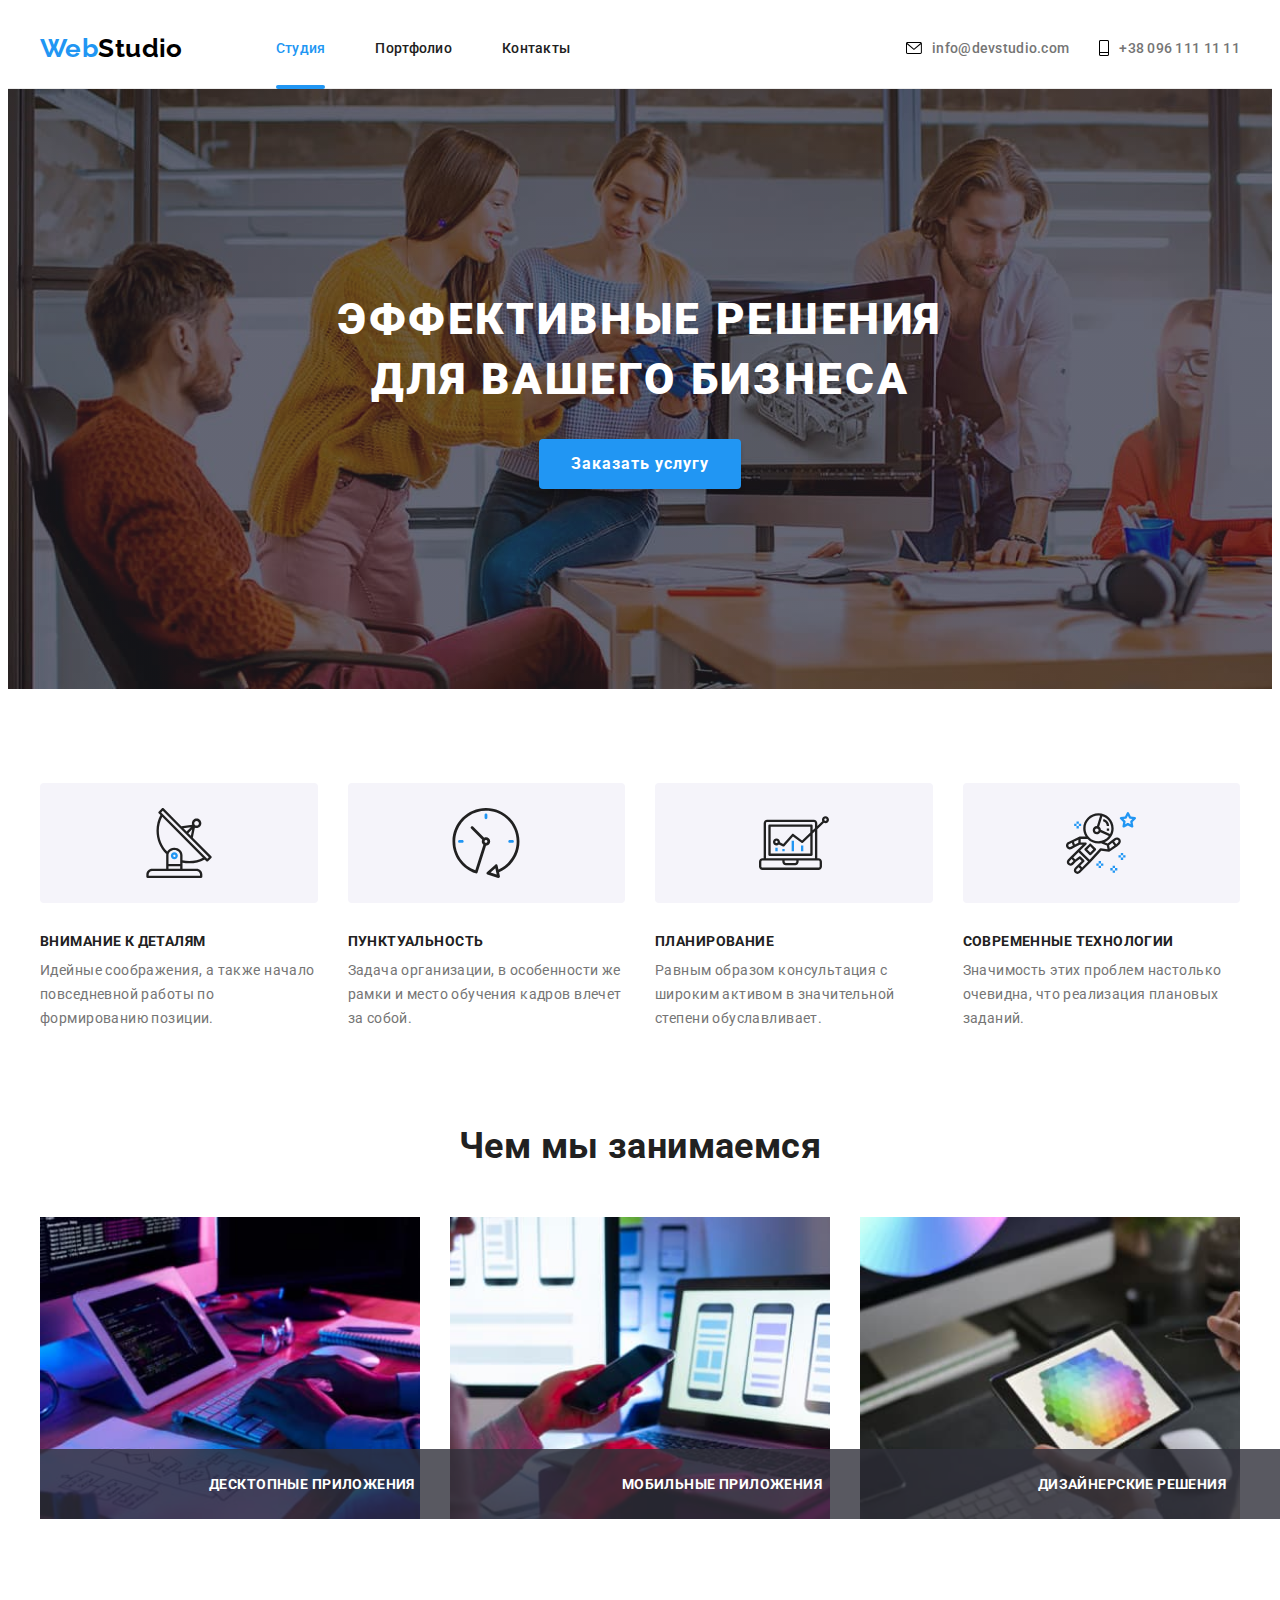
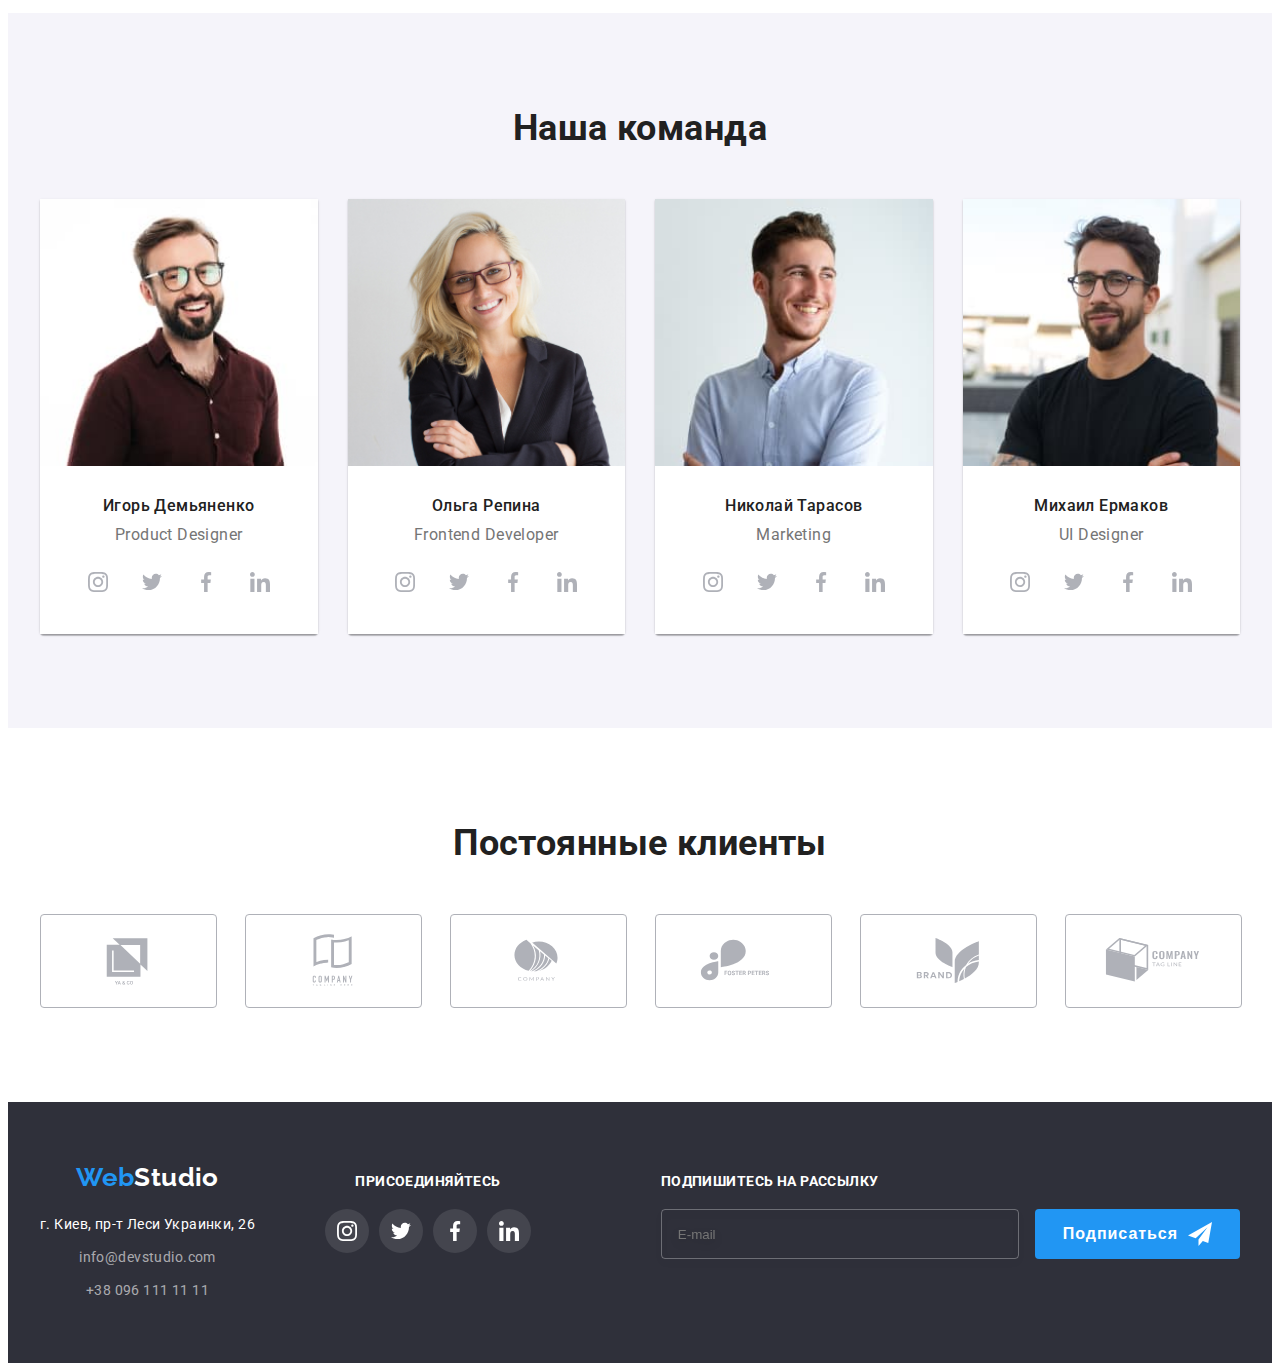
<file: index.html>
<!DOCTYPE html>
<html lang="ru">
  <head>
    <meta charset="UTF-8" />
    <meta http-equiv="X-UA-Compatible" content="IE=edge" />
    <meta name="viewport" content="width=device-width, initial-scale=1.0" />
    <title>WebStudio</title>
    <link rel="preconnect" href="https://fonts.googleapis.com" />
    <link rel="preconnect" href="https://fonts.gstatic.com" crossorigin />
    <link href="https://fonts.googleapis.com/css2?family=Roboto:wght@400;500;700;900&display=swap" rel="stylesheet" />
    <link
      rel="stylesheet"
      href="https://cdnjs.cloudflare.com/ajax/libs/modern-normalize/1.1.0/modern-normalize.min.css"
      integrity="sha512-wpPYUAdjBVSE4KJnH1VR1HeZfpl1ub8YT/NKx4PuQ5NmX2tKuGu6U/JRp5y+Y8XG2tV+wKQpNHVUX03MfMFn9Q=="
      crossorigin="anonymous"
      referrerpolicy="no-referrer"
    />
    <link rel="stylesheet" href="./css/main.min.css" />
  </head>
  <body>
    <header class="header">
      <div class="container header-container">
        <nav class="nav">
          <a href="./index.html" class="logo"> <span class="logo--accent">Web</span>Studio </a>

          <ul class="list menu-list">
            <li class="menu-list__item">
              <a href="" class="link menu-list__link menu-list__link--current">Студия</a>
            </li>
            <li class="menu-list__item"><a href="./portfolio.html" class="link menu-list__link">Портфолио</a></li>
            <li class="menu-list__item"><a href="#footer" class="link menu-list__link">Контакты</a></li>
          </ul>
        </nav>

        <div class="auth">
          <a href="mailto:info@devstudio.com" class="link auth__link">
            <svg class="auth__icon" width="16" height="12">
              <use href="./img/sprite.svg#icon-envelope"></use>
            </svg>
            info@devstudio.com
          </a>
          <a href="tel:+380961111111" class="link auth__link">
            <svg class="auth__icon" width="10" height="18">
              <use href="./img/sprite.svg#icon-tel"></use>
            </svg>
            +38 096 111 11 11</a
          >
        </div>

        <button type="button" class="btn-menu-open" data-menu-open-btn>
          <svg class="btn-menu-open__icon">
            <use href="./img/sprite.svg#icon-menu-open"></use>
          </svg>
        </button>

        <div class="mobile-menu is-hidden" data-menu>
          <button type="button" class="btn-menu-close" data-menu-close-btn>
            <svg class="btn-menu-close__icon">
              <use href="./img/sprite.svg#icon-close-menu"></use>
            </svg>
          </button>
          <ul class="list mobile-menu__list">
            <li class="mobile-menu__item">
              <a href="" class="link mobile-menu__link mobile-menu__link--current">Студия</a>
            </li>
            <li class="mobile-menu__item"><a href="./portfolio.html" class="link mobile-menu__link">Портфолио</a></li>
            <li class="mobile-menu__item"><a href="#footer" class="link mobile-menu__link">Контакты</a></li>
          </ul>

          <div class="mobile-menu__bottom">
            <div class="mobile-auth">
              <a href="tel:+380961111111" class="link mobile-auth__tel">+38 096 111 11 11</a>
              <a href="email:info@devstudio.com" class="link mobile-auth__mail">info@devstudio.com</a>
            </div>

            <ul class="list mobile-socials__list">
              <li class="mobile-socials__item"><a href="" class="link mobile-socials__link">Instagram</a></li>
              <li class="mobile-socials__item"><a href="" class="link mobile-socials__link">Twitter</a></li>
              <li class="mobile-socials__item"><a href="" class="link mobile-socials__link">Facebook</a></li>
              <li class="mobile-socials__item"><a href="" class="link mobile-socials__link">LinkedIn</a></li>
            </ul>
          </div>
        </div>
      </div>
    </header>

    <main>
      <section class="hero">
        <div class="container">
          <div class="hero__content">
            <h1 class="hero__title">Эффективные решения для вашего бизнеса</h1>
            <button type="button" class="btn btn--hero" data-modal-open>Заказать услугу</button>
          </div>
        </div>
      </section>

      <section class="section">
        <div class="container">
          <h2 class="section__title vusually-hidden">Наши преимущества</h2>

          <ul class="list advantages-list">
            <li class="advantages-list__item">
              <div class="advantages-list__image">
                <svg class="advantages-list__icon">
                  <use href="./img/sprite.svg#icon-antenna"></use>
                </svg>
              </div>
              <h3 class="advantages-list__title">Внимание к деталям</h3>
              <p>Идейные соображения, а также начало повседневной работы по формированию позиции.</p>
            </li>
            <li class="advantages-list__item">
              <div class="advantages-list__image">
                <svg class="advantages-list__icon">
                  <use href="./img/sprite.svg#icon-clock"></use>
                </svg>
              </div>
              <h3 class="advantages-list__title">Пунктуальность</h3>
              <p>Задача организации, в особенности же рамки и место обучения кадров влечет за собой.</p>
            </li>
            <li class="advantages-list__item">
              <div class="advantages-list__image">
                <svg class="advantages-list__icon">
                  <use href="./img/sprite.svg#icon-diagram"></use>
                </svg>
              </div>
              <h3 class="advantages-list__title">Планирование</h3>
              <p>Равным образом консультация с широким активом в значительной степени обуславливает.</p>
            </li>
            <li class="advantages-list__item">
              <div class="advantages-list__image">
                <svg class="advantages-list__icon">
                  <use href="./img/sprite.svg#icon-astronaut"></use>
                </svg>
              </div>
              <h3 class="advantages-list__title">Современные технологии</h3>
              <p>Значимость этих проблем настолько очевидна, что реализация плановых заданий.</p>
            </li>
          </ul>
        </div>
      </section>

      <section class="section no-top-padding features">
        <div class="container">
          <h2 class="section__title">Чем мы занимаемся</h2>

          <ul class="list features-list">
            <li class="features-list__item">
              <picture>
                <source srcset="./img/about/img1.jpg 1x, ./img/about/img1@2x.jpg 2x" media="(min-width: 1200px)" />
                <img src="./img/about/img1.jpg" alt="Десктопные приложения" />
              </picture>

              <div class="features-list__info">
                <p>Десктопные приложения</p>
              </div>
            </li>
            <li class="features-list__item">
              <picture>
                <source srcset="./img/about/img2.jpg 1x, ./img/about/img2@2x.jpg 2x" media="(min-width: 1200px)" />
                <img src="./img/about/img2.jpg" alt="Мобильные приложения" />
              </picture>

              <div class="features-list__info">
                <p>Мобильные приложения</p>
              </div>
            </li>
            <li class="features-list__item">
              <picture>
                <source srcset="./img/about/img3.jpg 1x, ./img/about/img3@2x.jpg 2x" media="(min-width: 1200px)" />
                <img src="./img/about/img3.jpg" alt="Дизайнерские решения" />
              </picture>

              <div class="features-list__info">
                <p>Дизайнерские решения</p>
              </div>
            </li>
          </ul>
        </div>
      </section>

      <section class="section team-section">
        <div class="container">
          <h2 class="section__title">Наша команда</h2>

          <ul class="list team-list">
            <li class="team-list__item">
              <picture>
                <source
                  srcset="./img/team/img1-desktop.jpg 1x, ./img/team/img1-desktop@2x.jpg 2x"
                  media="(min-width: 1200px)"
                />
                <source
                  srcset="./img/team/img1-tablet.jpg 1x, ./img/team/img1-tablet@2x.jpg 2x"
                  media="(min-width: 768px)"
                />
                <source
                  srcset="./img/team/img1-phone.jpg 1x, ./img/team/img1-phone@2x.jpg 2x"
                  media="(min-width: 320px)"
                />
                <img src="./img/team/img1-desktop.jpg" alt="Игорь Демьяненко" />
              </picture>
              <div class="team-list__info">
                <h3 class="team-list__title">Игорь Демьяненко</h3>
                <p lang="en" class="team-list__position">Product Designer</p>

                <ul class="list social-list">
                  <li class="social-list__item">
                    <a href="" class="social-list__link">
                      <svg class="social-list__icon">
                        <use href="./img/sprite.svg#icon-instagram"></use>
                      </svg>
                    </a>
                  </li>
                  <li class="social-list__item">
                    <a href="" class="social-list__link">
                      <svg class="social-list__icon">
                        <use href="./img/sprite.svg#icon-twitter"></use>
                      </svg>
                    </a>
                  </li>
                  <li class="social-list__item">
                    <a href="" class="social-list__link">
                      <svg class="social-list__icon">
                        <use href="./img/sprite.svg#icon-facebook"></use>
                      </svg>
                    </a>
                  </li>
                  <li class="social-list__item">
                    <a href="" class="social-list__link">
                      <svg class="social-list__icon">
                        <use href="./img/sprite.svg#icon-linkedin"></use>
                      </svg>
                    </a>
                  </li>
                </ul>
              </div>
            </li>
            <li class="team-list__item">
              <picture>
                <source
                  srcset="./img/team/img2-desktop.jpg 1x, ./img/team/img2-desktop@2x.jpg 2x"
                  media="(min-width: 1200px)"
                />
                <source
                  srcset="./img/team/img2-tablet.jpg 1x, ./img/team/img2-tablet@2x.jpg 2x"
                  media="(min-width: 768px)"
                />
                <source
                  srcset="./img/team/img2-phone.jpg 1x, ./img/team/img2-phone@2x.jpg 2x"
                  media="(min-width: 320px)"
                />
                <img src="./img/team/img2-desktop.jpg" alt="Ольга Репина" />
              </picture>
              <div class="team-list__info">
                <h3 class="team-list__title">Ольга Репина</h3>
                <p lang="en" class="team-list__position">Frontend Developer</p>

                <ul class="list social-list">
                  <li class="social-list__item">
                    <a href="" class="social-list__link">
                      <svg class="social-list__icon">
                        <use href="./img/sprite.svg#icon-instagram"></use>
                      </svg>
                    </a>
                  </li>
                  <li class="social-list__item">
                    <a href="" class="social-list__link">
                      <svg class="social-list__icon">
                        <use href="./img/sprite.svg#icon-twitter"></use>
                      </svg>
                    </a>
                  </li>
                  <li class="social-list__item">
                    <a href="" class="social-list__link">
                      <svg class="social-list__icon">
                        <use href="./img/sprite.svg#icon-facebook"></use>
                      </svg>
                    </a>
                  </li>
                  <li class="social-list__item">
                    <a href="" class="social-list__link">
                      <svg class="social-list__icon">
                        <use href="./img/sprite.svg#icon-linkedin"></use>
                      </svg>
                    </a>
                  </li>
                </ul>
              </div>
            </li>
            <li class="team-list__item">
              <picture>
                <source
                  srcset="./img/team/img3-desktop.jpg 1x, ./img/team/img3-desktop@2x.jpg 2x"
                  media="(min-width: 1200px)"
                />
                <source
                  srcset="./img/team/img3-tablet.jpg 1x, ./img/team/img3-tablet@2x.jpg 2x"
                  media="(min-width: 768px)"
                />
                <source
                  srcset="./img/team/img3-phone.jpg 1x, ./img/team/img3-phone@2x.jpg 2x"
                  media="(min-width: 320px)"
                />
                <img src="./img/team/img3-desktop.jpg" alt="Николай Тарасов" />
              </picture>
              <div class="team-list__info">
                <h3 class="team-list__title">Николай Тарасов</h3>
                <p lang="en" class="team-list__position">Marketing</p>

                <ul class="list social-list">
                  <li class="social-list__item">
                    <a href="" class="social-list__link">
                      <svg class="social-list__icon">
                        <use href="./img/sprite.svg#icon-instagram"></use>
                      </svg>
                    </a>
                  </li>
                  <li class="social-list__item">
                    <a href="" class="social-list__link">
                      <svg class="social-list__icon">
                        <use href="./img/sprite.svg#icon-twitter"></use>
                      </svg>
                    </a>
                  </li>
                  <li class="social-list__item">
                    <a href="" class="social-list__link">
                      <svg class="social-list__icon">
                        <use href="./img/sprite.svg#icon-facebook"></use>
                      </svg>
                    </a>
                  </li>
                  <li class="social-list__item">
                    <a href="" class="social-list__link">
                      <svg class="social-list__icon">
                        <use href="./img/sprite.svg#icon-linkedin"></use>
                      </svg>
                    </a>
                  </li>
                </ul>
              </div>
            </li>
            <li class="team-list__item">
              <picture>
                <source
                  srcset="./img/team/img4-desktop.jpg 1x, ./img/team/img4-desktop@2x.jpg 2x"
                  media="(min-width: 1200px)"
                />
                <source
                  srcset="./img/team/img4-tablet.jpg 1x, ./img/team/img4-tablet@2x.jpg 2x"
                  media="(min-width: 768px)"
                />
                <source
                  srcset="./img/team/img4-phone.jpg 1x, ./img/team/img4-phone@2x.jpg 2x"
                  media="(min-width: 320px)"
                />
                <img src="./img/team/img4-desktop.jpg" alt="Михаил Ермаков" />
              </picture>
              <div class="team-list__info">
                <h3 class="team-list__title">Михаил Ермаков</h3>
                <p lang="en" class="team-list__position">UI Designer</p>

                <ul class="list social-list">
                  <li class="social-list__item">
                    <a href="" class="social-list__link">
                      <svg class="social-list__icon">
                        <use href="./img/sprite.svg#icon-instagram"></use>
                      </svg>
                    </a>
                  </li>
                  <li class="social-list__item">
                    <a href="" class="social-list__link">
                      <svg class="social-list__icon">
                        <use href="./img/sprite.svg#icon-twitter"></use>
                      </svg>
                    </a>
                  </li>
                  <li class="social-list__item">
                    <a href="" class="social-list__link">
                      <svg class="social-list__icon">
                        <use href="./img/sprite.svg#icon-facebook"></use>
                      </svg>
                    </a>
                  </li>
                  <li class="social-list__item">
                    <a href="" class="social-list__link">
                      <svg class="social-list__icon">
                        <use href="./img/sprite.svg#icon-linkedin"></use>
                      </svg>
                    </a>
                  </li>
                </ul>
              </div>
            </li>
          </ul>
        </div>
      </section>

      <section class="section">
        <div class="container">
          <h2 class="section__title">Постоянные клиенты</h2>

          <ul class="list clients-list">
            <li class="clients-list__item">
              <a href="" class="clients-list__link">
                <svg class="clients-list__icon">
                  <use href="./img/sprite.svg#icon-client1"></use>
                </svg>
              </a>
            </li>
            <li class="clients-list__item">
              <a href="" class="clients-list__link">
                <svg class="clients-list__icon">
                  <use href="./img/sprite.svg#icon-client2"></use>
                </svg>
              </a>
            </li>
            <li class="clients-list__item">
              <a href="" class="clients-list__link">
                <svg class="clients-list__icon">
                  <use href="./img/sprite.svg#icon-client3"></use>
                </svg>
              </a>
            </li>
            <li class="clients-list__item">
              <a href="" class="clients-list__link">
                <svg class="clients-list__icon">
                  <use href="./img/sprite.svg#icon-client4"></use>
                </svg>
              </a>
            </li>
            <li class="clients-list__item">
              <a href="" class="clients-list__link">
                <svg class="clients-list__icon">
                  <use href="./img/sprite.svg#icon-client5"></use>
                </svg>
              </a>
            </li>
            <li class="clients-list__item">
              <a href="" class="clients-list__link">
                <svg class="clients-list__icon">
                  <use href="./img/sprite.svg#icon-client6"></use>
                </svg>
              </a>
            </li>
          </ul>
        </div>
      </section>
    </main>

    <footer class="footer" id="footer">
      <div class="container">
        <div class="footer__wrapper">
          <div class="footer__info">
            <a href="./index.html" class="logo"> <span class="logo--accent">Web</span>Studio </a>

            <address class="address">
              <ul class="list address-list">
                <li class="address-list__item">
                  <a
                    href="https://goo.gl/maps/CX2gi69ugpHJVUcX7"
                    target="_blank"
                    rel="noopener noreferrer"
                    class="link address-list__link address-list__link--special"
                    >г. Киев, пр-т Леси Украинки, 26</a
                  >
                </li>
                <li class="address-list__item">
                  <a href="mailto:info@devstudio.com" class="link address-list__link">info@devstudio.com</a>
                </li>
                <li class="address-list__item">
                  <a href="tel:+380961111111" class="link address-list__link">+38 096 111 11 11</a>
                </li>
              </ul>
            </address>
          </div>

          <div class="footer__appeal">
            <p class="appeal-text">присоединяйтесь</p>

            <ul class="list social-list">
              <li class="social-list__item">
                <a href="" class="social-list__link">
                  <svg class="social-list__icon">
                    <use href="./img/sprite.svg#icon-instagram"></use>
                  </svg>
                </a>
              </li>
              <li class="social-list__item">
                <a href="" class="social-list__link">
                  <svg class="social-list__icon">
                    <use href="./img/sprite.svg#icon-twitter"></use>
                  </svg>
                </a>
              </li>
              <li class="social-list__item">
                <a href="" class="social-list__link">
                  <svg class="social-list__icon">
                    <use href="./img/sprite.svg#icon-facebook"></use>
                  </svg>
                </a>
              </li>
              <li class="social-list__item">
                <a href="" class="social-list__link">
                  <svg class="social-list__icon">
                    <use href="./img/sprite.svg#icon-linkedin"></use>
                  </svg>
                </a>
              </li>
            </ul>
          </div>
        </div>

        <div class="footer__signup">
          <p class="appeal-text">Подпишитесь на рассылку</p>

          <form class="footer-form">
            <div class="footer-form__wrapper">
              <input type="email" name="email" placeholder="E-mail" class="footer-form__field" />
              <button type="submit" class="btn footer-form__btn">
                Подписаться <svg class="footer-form__icon"><use href="./img/sprite.svg#icon-telegram"></use></svg>
              </button>
            </div>
          </form>
        </div>
      </div>
    </footer>

    <div class="backdrop is-hidden" data-modal>
      <div class="modal">
        <button type="button" class="btn-close" data-modal-close>
          <svg class="btn-close__icon">
            <use href="./img/sprite.svg#icon-close"></use>
          </svg>
        </button>

        <form class="modal-form">
          <p class="modal-form__appeal">Оставьте свои данные, мы вам перезвоним</p>

          <label class="modal-form__label">
            Имя
            <span class="modal-form__wrapper">
              <input type="text" name="name" class="modal-form__field" />
              <svg class="modal-form__icon"><use href="./img/sprite.svg#icon-person"></use></svg>
            </span>
          </label>
          <label class="modal-form__label">
            Телефон
            <span class="modal-form__wrapper">
              <input type="tel" name="phone" class="modal-form__field" />
              <svg class="modal-form__icon"><use href="./img/sprite.svg#icon-tel-black"></use></svg>
            </span>
          </label>
          <label class="modal-form__label">
            Почта
            <span class="modal-form__wrapper">
              <input type="email" name="email" class="modal-form__field" />
              <svg class="modal-form__icon"><use href="./img/sprite.svg#icon-email-black"></use></svg>
            </span>
          </label>
          <label class="modal-form__label">
            Комментарий
            <textarea name="message" placeholder="Введите текст" class="modal-form__textarea"></textarea>
          </label>

          <input
            type="checkbox"
            id="agreement"
            name="agreement"
            value="accept"
            class="modal-form__checkbox vusually-hidden"
          />
          <label for="agreement" class="modal-form__agreement">
            Соглашаюсь с рассылкой и принимаю <a href="" class="modal-form__link"> Условия договора</a>
          </label>

          <button type="submit" class="btn modal-form__btn">Отправить</button>
        </form>
      </div>
    </div>

    <script src="./js/modal.js"></script>
    <script src="./js/menu.js"></script>
  </body>
</html>
</file>
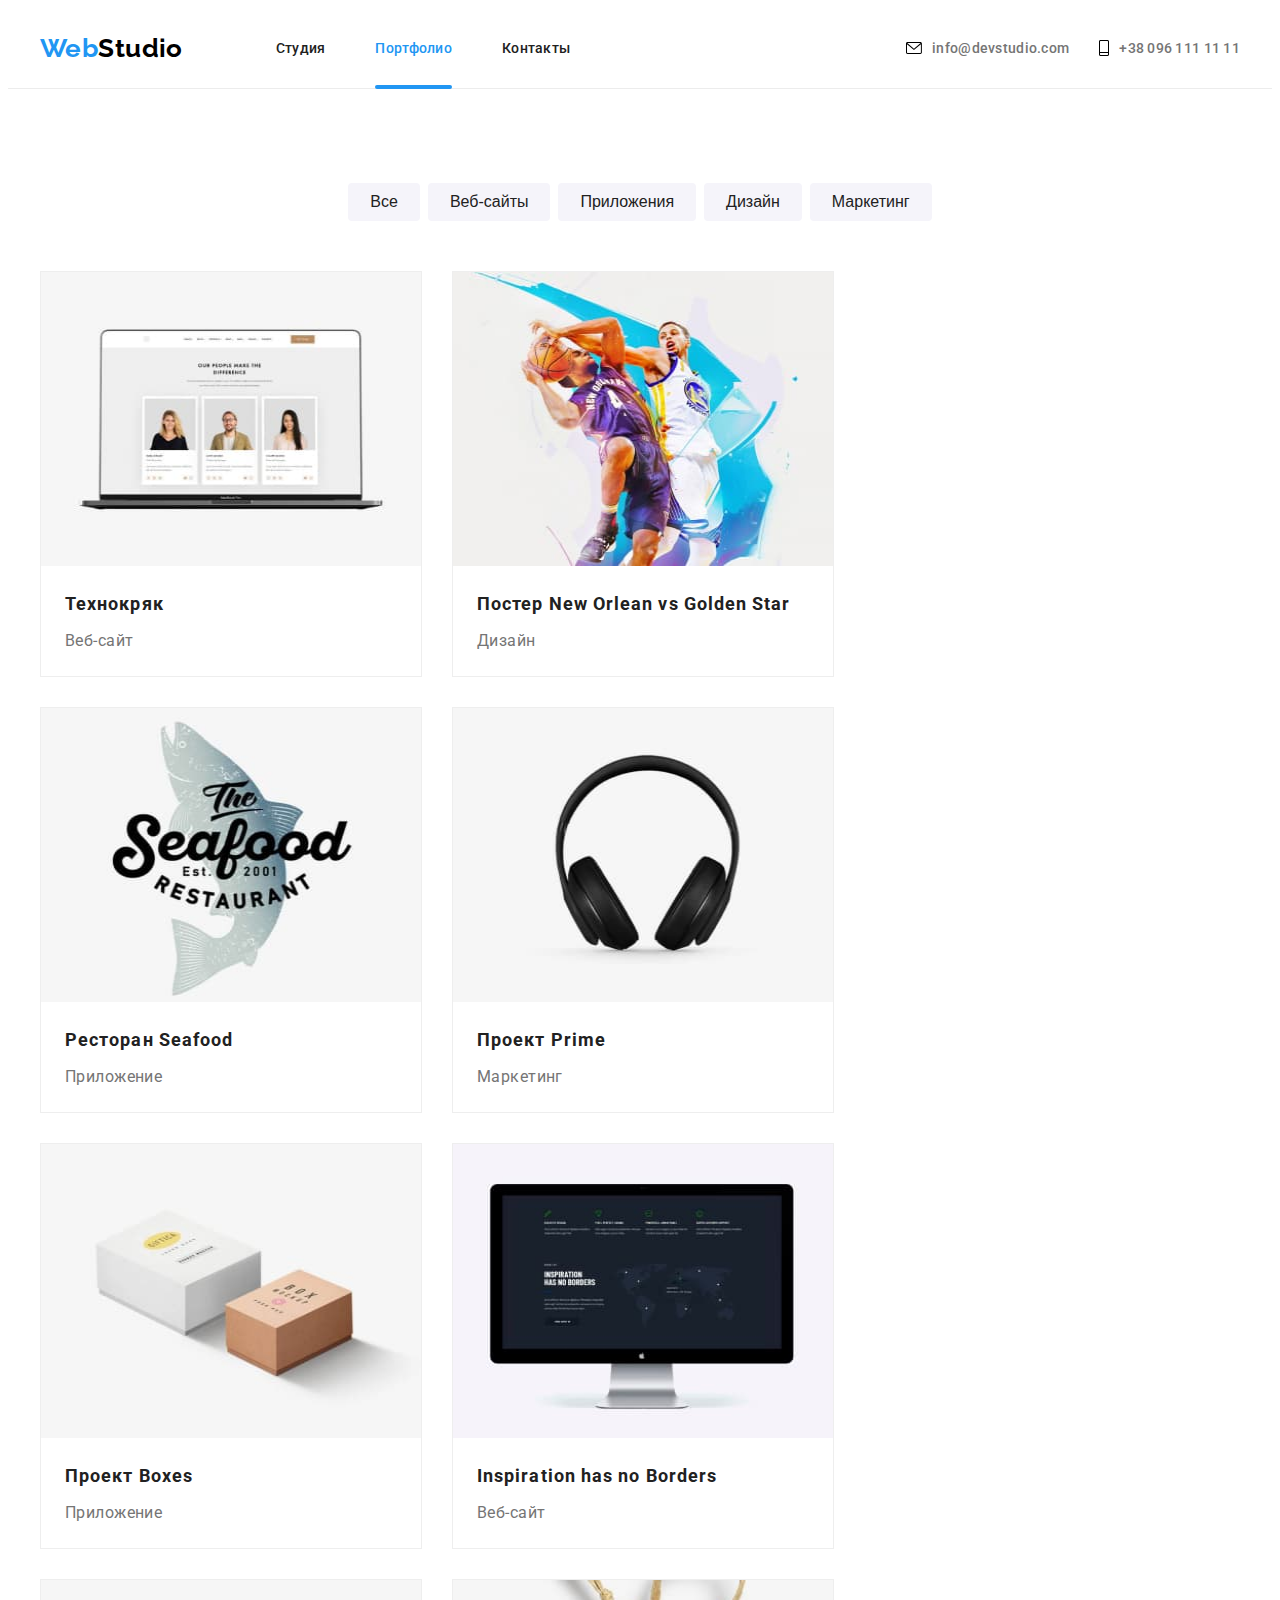
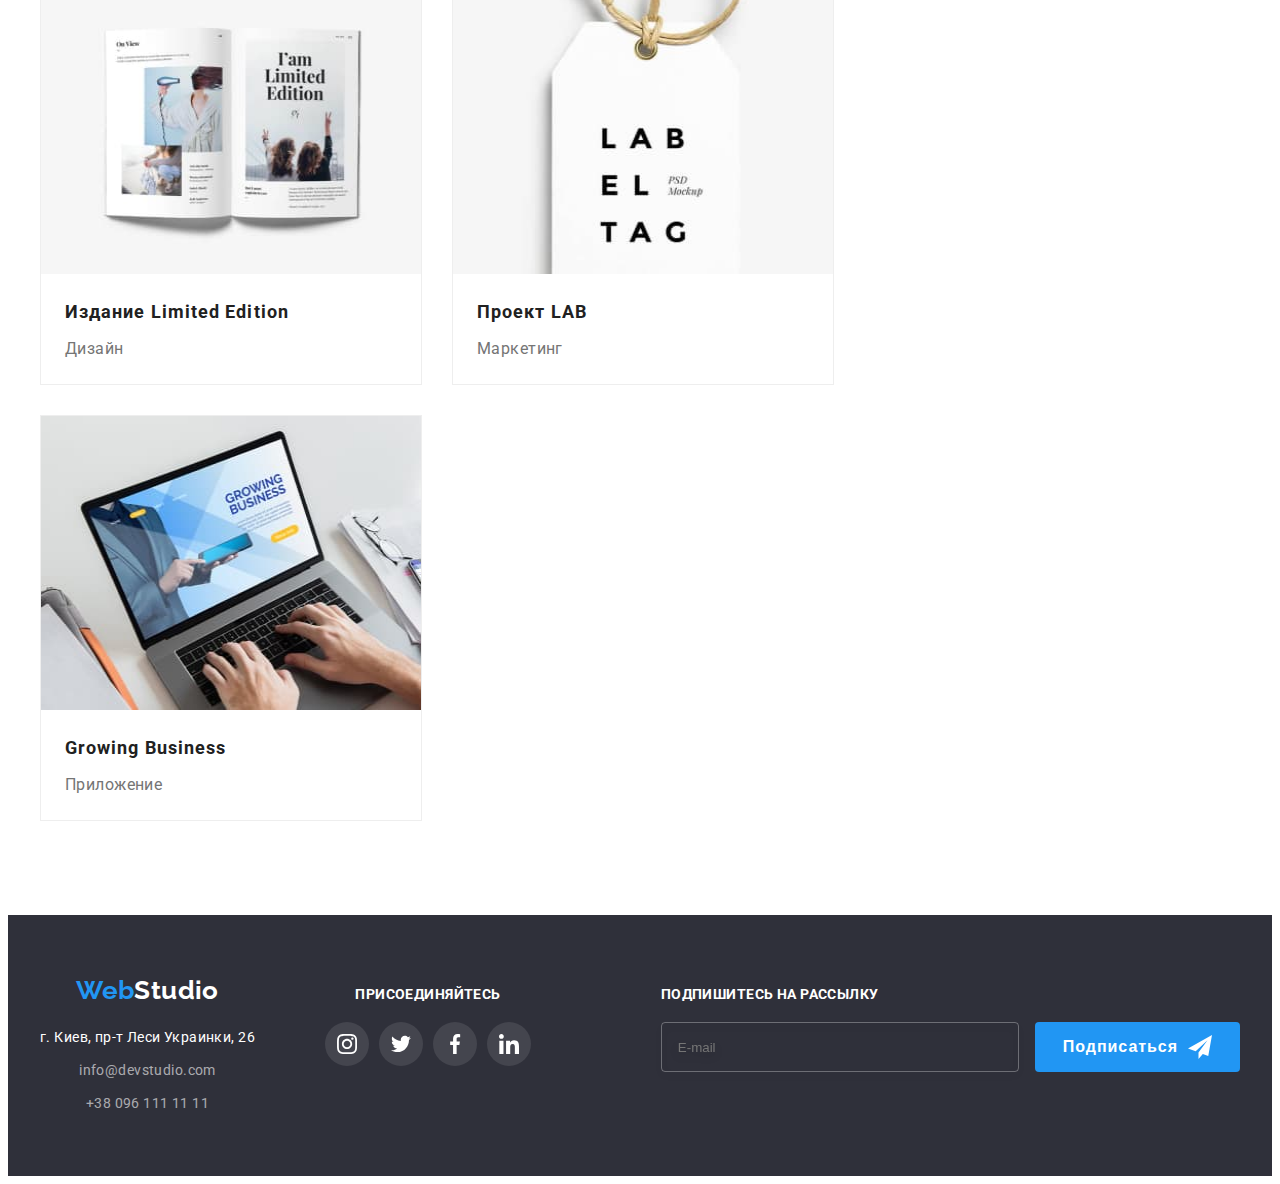
<file: portfolio.html>
<!DOCTYPE html>
<html lang="ru">
  <head>
    <meta charset="UTF-8" />
    <meta http-equiv="X-UA-Compatible" content="IE=edge" />
    <meta name="viewport" content="width=device-width, initial-scale=1.0" />
    <title>WebStudio</title>
    <link rel="preconnect" href="https://fonts.googleapis.com" />
    <link rel="preconnect" href="https://fonts.gstatic.com" crossorigin />
    <link href="https://fonts.googleapis.com/css2?family=Roboto:wght@400;500;700;900&display=swap" rel="stylesheet" />
    <link
      rel="stylesheet"
      href="https://cdnjs.cloudflare.com/ajax/libs/modern-normalize/1.1.0/modern-normalize.min.css"
      integrity="sha512-wpPYUAdjBVSE4KJnH1VR1HeZfpl1ub8YT/NKx4PuQ5NmX2tKuGu6U/JRp5y+Y8XG2tV+wKQpNHVUX03MfMFn9Q=="
      crossorigin="anonymous"
      referrerpolicy="no-referrer"
    />
    <link rel="stylesheet" href="./css/main.min.css" />
  </head>
  <body>
    <header class="header">
      <div class="container header-container">
        <nav class="nav">
          <a href="./index.html" class="logo"> <span class="logo--accent">Web</span>Studio </a>

          <ul class="list menu-list">
            <li class="menu-list__item">
              <a href="./index.html" class="link menu-list__link">Студия</a>
            </li>
            <li class="menu-list__item">
              <a href="" class="link menu-list__link menu-list__link--current">Портфолио</a>
            </li>
            <li class="menu-list__item"><a href="#footer" class="link menu-list__link">Контакты</a></li>
          </ul>
        </nav>

        <div class="auth">
          <a href="mailto:info@devstudio.com" class="link auth__link">
            <svg class="auth__icon" width="16" height="12">
              <use href="./img/sprite.svg#icon-envelope"></use>
            </svg>
            info@devstudio.com
          </a>
          <a href="tel:+380961111111" class="link auth__link">
            <svg class="auth__icon" width="10" height="18">
              <use href="./img/sprite.svg#icon-tel"></use>
            </svg>
            +38 096 111 11 11</a
          >
        </div>

        <button type="button" class="btn-menu-open" data-menu-open-btn>
          <svg class="btn-menu-open__icon">
            <use href="./img/sprite.svg#icon-menu-open"></use>
          </svg>
        </button>

        <div class="mobile-menu is-hidden" data-menu>
          <button type="button" class="btn-menu-close" data-menu-close-btn>
            <svg class="btn-menu-close__icon">
              <use href="./img/sprite.svg#icon-close-menu"></use>
            </svg>
          </button>
          <ul class="list mobile-menu__list">
            <li class="mobile-menu__item">
              <a href="./index.html" class="link mobile-menu__link">Студия</a>
            </li>
            <li class="mobile-menu__item">
              <a href="" class="link mobile-menu__link mobile-menu__link--current">Портфолио</a>
            </li>
            <li class="mobile-menu__item"><a href="#footer" class="link mobile-menu__link">Контакты</a></li>
          </ul>

          <div class="mobile-menu__bottom">
            <div class="mobile-auth">
              <a href="tel:+380961111111" class="link mobile-auth__tel">+38 096 111 11 11</a>
              <a href="email:info@devstudio.com" class="link mobile-auth__mail">info@devstudio.com</a>
            </div>

            <ul class="list mobile-socials__list">
              <li class="mobile-socials__item"><a href="" class="link mobile-socials__link">Instagram</a></li>
              <li class="mobile-socials__item"><a href="" class="link mobile-socials__link">Twitter</a></li>
              <li class="mobile-socials__item"><a href="" class="link mobile-socials__link">Facebook</a></li>
              <li class="mobile-socials__item"><a href="" class="link mobile-socials__link">LinkedIn</a></li>
            </ul>
          </div>
        </div>
      </div>
    </header>

    <main>
      <section class="section">
        <div class="container">
          <h1 class="section__title vusually-hidden">Портфолио</h1>

          <ul class="list filter-list">
            <li class="filter-list__item"><button type="button" class="btn btn--filter">Все</button></li>
            <li class="filter-list__item"><button type="button" class="btn btn--filter">Веб-сайты</button></li>
            <li class="filter-list__item"><button type="button" class="btn btn--filter">Приложения</button></li>
            <li class="filter-list__item"><button type="button" class="btn btn--filter">Дизайн</button></li>
            <li class="filter-list__item"><button type="button" class="btn btn--filter">Маркетинг</button></li>
          </ul>

          <ul class="list portfolio-list">
            <li class="portfolio-list__item">
              <div class="portfolio-list__thumb">
                <picture>
                  <source
                    srcset="./img/portfolio/img1-desktop.jpg 1x, ./img/portfolio/img1-desktop@2x.jpg 2x"
                    media="(min-width: 1200px)"
                  />
                  <source
                    srcset="./img/portfolio/img1-tablet.jpg 1x, ./img/portfolio/img1-tablet@2x.jpg 2x"
                    media="(min-width: 768px)"
                  />
                  <source
                    srcset="./img/portfolio/img1-phone.jpg 1x, ./img/portfolio/img1-phone@2x.jpg 2x"
                    media="(min-width: 320px)"
                  />
                  <img src="./img/portfolio/img1-phone.jpg" alt="Технокряк" />
                </picture>

                <div class="portfolio-list__text">
                  <p>
                    Технокряк это современная площадка распространения коронавируса. Компании используют эту платформу
                    для цифрового шпионажа и атак на защищённые сервера конкурентов.
                  </p>
                </div>
              </div>
              <div class="portfolio-list__info">
                <h2 class="portfolio-list__title">Технокряк</h2>
                <p class="portfolio-list__description">Веб-сайт</p>
              </div>
            </li>
            <li class="portfolio-list__item">
              <div class="portfolio-list__thumb">
                <picture>
                  <source
                    srcset="./img/portfolio/img2-desktop.jpg 1x, ./img/portfolio/img2-desktop@2x.jpg 2x"
                    media="(min-width: 1200px)"
                  />
                  <source
                    srcset="./img/portfolio/img2-tablet.jpg 1x, ./img/portfolio/img2-tablet@2x.jpg 2x"
                    media="(min-width: 768px)"
                  />
                  <source
                    srcset="./img/portfolio/img2-phone.jpg 1x, ./img/portfolio/img2-phone@2x.jpg 2x"
                    media="(min-width: 320px)"
                  />
                  <img src="./img/portfolio/img2.jpg" alt="Постер New Orlean vs Golden Star" />
                </picture>

                <div class="portfolio-list__text">
                  <p>
                    Технокряк это современная площадка распространения коронавируса. Компании используют эту платформу
                    для цифрового шпионажа и атак на защищённые сервера конкурентов.
                  </p>
                </div>
              </div>
              <div class="portfolio-list__info">
                <h2 class="portfolio-list__title">Постер New Orlean vs Golden Star</h2>
                <p class="portfolio-list__description">Дизайн</p>
              </div>
            </li>
            <li class="portfolio-list__item">
              <div class="portfolio-list__thumb">
                <picture>
                  <source
                    srcset="./img/portfolio/img3-desktop.jpg 1x, ./img/portfolio/img3-desktop@2x.jpg 2x"
                    media="(min-width: 1200px)"
                  />
                  <source
                    srcset="./img/portfolio/img3-tablet.jpg 1x, ./img/portfolio/img3-tablet@2x.jpg 2x"
                    media="(min-width: 768px)"
                  />
                  <source
                    srcset="./img/portfolio/img3-phone.jpg 1x, ./img/portfolio/img3-phone@2x.jpg 2x"
                    media="(min-width: 320px)"
                  />
                  <img src="./img/portfolio/img3.jpg" alt="Ресторан Seafood" />
                </picture>

                <div class="portfolio-list__text">
                  <p>
                    Технокряк это современная площадка распространения коронавируса. Компании используют эту платформу
                    для цифрового шпионажа и атак на защищённые сервера конкурентов.
                  </p>
                </div>
              </div>
              <div class="portfolio-list__info">
                <h2 class="portfolio-list__title">Ресторан Seafood</h2>
                <p class="portfolio-list__description">Приложение</p>
              </div>
            </li>
            <li class="portfolio-list__item">
              <div class="portfolio-list__thumb">
                <picture>
                  <source
                    srcset="./img/portfolio/img4-desktop.jpg 1x, ./img/portfolio/img4-desktop@2x.jpg 2x"
                    media="(min-width: 1200px)"
                  />
                  <source
                    srcset="./img/portfolio/img4-tablet.jpg 1x, ./img/portfolio/img4-tablet@2x.jpg 2x"
                    media="(min-width: 768px)"
                  />
                  <source
                    srcset="./img/portfolio/img4-phone.jpg 1x, ./img/portfolio/img4-phone@2x.jpg 2x"
                    media="(min-width: 320px)"
                  />

                  <img src="./img/portfolio/img4.jpg" alt="Проект Prime" />
                </picture>

                <div class="portfolio-list__text">
                  <p>
                    Технокряк это современная площадка распространения коронавируса. Компании используют эту платформу
                    для цифрового шпионажа и атак на защищённые сервера конкурентов.
                  </p>
                </div>
              </div>
              <div class="portfolio-list__info">
                <h2 class="portfolio-list__title">Проект Prime</h2>
                <p class="portfolio-list__description">Маркетинг</p>
              </div>
            </li>
            <li class="portfolio-list__item">
              <div class="portfolio-list__thumb">
                <picture>
                  <source
                    srcset="./img/portfolio/img5-desktop.jpg 1x, ./img/portfolio/img5-desktop@2x.jpg 2x"
                    media="(min-width: 1200px)"
                  />
                  <source
                    srcset="./img/portfolio/img5-tablet.jpg 1x, ./img/portfolio/img5-tablet@2x.jpg 2x"
                    media="(min-width: 768px)"
                  />
                  <source
                    srcset="./img/portfolio/img5-phone.jpg 1x, ./img/portfolio/img5-phone@2x.jpg 2x"
                    media="(min-width: 320px)"
                  />

                  <img src="./img/portfolio/img5.jpg" alt="Проект Boxes" />
                </picture>

                <div class="portfolio-list__text">
                  <p>
                    Технокряк это современная площадка распространения коронавируса. Компании используют эту платформу
                    для цифрового шпионажа и атак на защищённые сервера конкурентов.
                  </p>
                </div>
              </div>
              <div class="portfolio-list__info">
                <h2 class="portfolio-list__title">Проект Boxes</h2>
                <p class="portfolio-list__description">Приложение</p>
              </div>
            </li>
            <li class="portfolio-list__item">
              <div class="portfolio-list__thumb">
                <picture>
                  <source
                    srcset="./img/portfolio/img6-desktop.jpg 1x, ./img/portfolio/img6-desktop@2x.jpg 2x"
                    media="(min-width: 1200px)"
                  />
                  <source
                    srcset="./img/portfolio/img6-tablet.jpg 1x, ./img/portfolio/img6-tablet@2x.jpg 2x"
                    media="(min-width: 768px)"
                  />
                  <source
                    srcset="./img/portfolio/img6-phone.jpg 1x, ./img/portfolio/img6-phone@2x.jpg 2x"
                    media="(min-width: 320px)"
                  />

                  <img src="./img/portfolio/img6.jpg" alt="Inspiration has no Borders" />
                </picture>

                <div class="portfolio-list__text">
                  <p>
                    Технокряк это современная площадка распространения коронавируса. Компании используют эту платформу
                    для цифрового шпионажа и атак на защищённые сервера конкурентов.
                  </p>
                </div>
              </div>
              <div class="portfolio-list__info">
                <h2 class="portfolio-list__title">Inspiration has no Borders</h2>
                <p class="portfolio-list__description">Веб-сайт</p>
              </div>
            </li>
            <li class="portfolio-list__item">
              <div class="portfolio-list__thumb">
                <picture>
                  <source
                    srcset="./img/portfolio/img7-desktop.jpg 1x, ./img/portfolio/img7-desktop@2x.jpg 2x"
                    media="(min-width: 1200px)"
                  />
                  <source
                    srcset="./img/portfolio/img7-tablet.jpg 1x, ./img/portfolio/img7-tablet@2x.jpg 2x"
                    media="(min-width: 768px)"
                  />
                  <source
                    srcset="./img/portfolio/img7-phone.jpg 1x, ./img/portfolio/img7-phone@2x.jpg 2x"
                    media="(min-width: 320px)"
                  />

                  <img src="./img/portfolio/img7.jpg" alt="Издание Limited Edition" />
                </picture>

                <div class="portfolio-list__text">
                  <p>
                    Технокряк это современная площадка распространения коронавируса. Компании используют эту платформу
                    для цифрового шпионажа и атак на защищённые сервера конкурентов.
                  </p>
                </div>
              </div>
              <div class="portfolio-list__info">
                <h2 class="portfolio-list__title">Издание Limited Edition</h2>
                <p class="portfolio-list__description">Дизайн</p>
              </div>
            </li>
            <li class="portfolio-list__item">
              <div class="portfolio-list__thumb">
                <picture>
                  <source
                    srcset="./img/portfolio/img8-desktop.jpg 1x, ./img/portfolio/img8-desktop@2x.jpg 2x"
                    media="(min-width: 1200px)"
                  />
                  <source
                    srcset="./img/portfolio/img8-tablet.jpg 1x, ./img/portfolio/img8-tablet@2x.jpg 2x"
                    media="(min-width: 768px)"
                  />
                  <source
                    srcset="./img/portfolio/img8-phone.jpg 1x, ./img/portfolio/img8-phone@2x.jpg 2x"
                    media="(min-width: 320px)"
                  />

                  <img src="./img/portfolio/img8.jpg" alt="Проект LAB" />
                </picture>

                <div class="portfolio-list__text">
                  <p>
                    Технокряк это современная площадка распространения коронавируса. Компании используют эту платформу
                    для цифрового шпионажа и атак на защищённые сервера конкурентов.
                  </p>
                </div>
              </div>
              <div class="portfolio-list__info">
                <h2 class="portfolio-list__title">Проект LAB</h2>
                <p class="portfolio-list__description">Маркетинг</p>
              </div>
            </li>
            <li class="portfolio-list__item">
              <div class="portfolio-list__thumb">
                <picture>
                  <source
                    srcset="./img/portfolio/img9-desktop.jpg 1x, ./img/portfolio/img9-desktop@2x.jpg 2x"
                    media="(min-width: 1200px)"
                  />
                  <source
                    srcset="./img/portfolio/img9-tablet.jpg 1x, ./img/portfolio/img9-tablet@2x.jpg 2x"
                    media="(min-width: 768px)"
                  />
                  <source
                    srcset="./img/portfolio/img9-phone.jpg 1x, ./img/portfolio/img9-phone@2x.jpg 2x"
                    media="(min-width: 320px)"
                  />

                  <img src="./img/portfolio/img9.jpg" alt="" />
                </picture>

                <div class="portfolio-list__text">
                  <p>
                    Технокряк это современная площадка распространения коронавируса. Компании используют эту платформу
                    для цифрового шпионажа и атак на защищённые сервера конкурентов.
                  </p>
                </div>
              </div>
              <div class="portfolio-list__info">
                <h2 class="portfolio-list__title">Growing Business</h2>
                <p class="portfolio-list__description">Приложение</p>
              </div>
            </li>
          </ul>
        </div>
      </section>
    </main>

    <footer class="footer" id="footer">
      <div class="container">
        <div class="footer__wrapper">
          <div class="footer__info">
            <a href="./index.html" class="logo"> <span class="logo--accent">Web</span>Studio </a>

            <address class="address">
              <ul class="list address-list">
                <li class="address-list__item">
                  <a
                    href="https://goo.gl/maps/CX2gi69ugpHJVUcX7"
                    target="_blank"
                    rel="noopener noreferrer"
                    class="link address-list__link address-list__link--special"
                    >г. Киев, пр-т Леси Украинки, 26</a
                  >
                </li>
                <li class="address-list__item">
                  <a href="mailto:info@devstudio.com" class="link address-list__link">info@devstudio.com</a>
                </li>
                <li class="address-list__item">
                  <a href="tel:+380961111111" class="link address-list__link">+38 096 111 11 11</a>
                </li>
              </ul>
            </address>
          </div>

          <div class="footer__appeal">
            <p class="appeal-text">присоединяйтесь</p>

            <ul class="list social-list">
              <li class="social-list__item">
                <a href="" class="social-list__link">
                  <svg class="social-list__icon">
                    <use href="./img/sprite.svg#icon-instagram"></use>
                  </svg>
                </a>
              </li>
              <li class="social-list__item">
                <a href="" class="social-list__link">
                  <svg class="social-list__icon">
                    <use href="./img/sprite.svg#icon-twitter"></use>
                  </svg>
                </a>
              </li>
              <li class="social-list__item">
                <a href="" class="social-list__link">
                  <svg class="social-list__icon">
                    <use href="./img/sprite.svg#icon-facebook"></use>
                  </svg>
                </a>
              </li>
              <li class="social-list__item">
                <a href="" class="social-list__link">
                  <svg class="social-list__icon">
                    <use href="./img/sprite.svg#icon-linkedin"></use>
                  </svg>
                </a>
              </li>
            </ul>
          </div>
        </div>

        <div class="footer__signup">
          <p class="appeal-text">Подпишитесь на рассылку</p>

          <form class="footer-form">
            <div class="footer-form__wrapper">
              <input type="email" name="email" placeholder="E-mail" class="footer-form__field" />
              <button type="submit" class="btn footer-form__btn">
                Подписаться <svg class="footer-form__icon"><use href="./img/sprite.svg#icon-telegram"></use></svg>
              </button>
            </div>
          </form>
        </div>
      </div>
    </footer>

    <script src="./js/menu.js"></script>
  </body>
</html>
</file>
<file: css/main.min.css>
@font-face{font-family:'Raleway';font-style:normal;font-weight:700;src:url("../fonts/raleway-v22-latin-700.eot");src:local(""),url("../fonts/raleway-v22-latin-700.eot?#iefix") format("embedded-opentype"),url("../fonts/raleway-v22-latin-700.woff2") format("woff2"),url("../fonts/raleway-v22-latin-700.woff") format("woff"),url("../fonts/raleway-v22-latin-700.ttf") format("truetype"),url("../fonts/raleway-v22-latin-700.svg#Raleway") format("svg")}:root{--accent-color: #2196f3;--dark-color: #212121;--white-color: #ffffff;--text-color: #757575;--logo-color: #000000;--pale-color: rgba(255, 255, 255, 0.6);--pale-bg-color: #f5f4fa;--icon-color: #afb1b8}body{font-family:'Roboto', sans-serif;font-size:14px;line-height:1.714;letter-spacing:0.03em;color:var(--text-color)}h1,h2,h3,h4,h5,h6,p{margin:0}img{display:block;width:100%;height:auto}.container{width:100%;padding-left:15px;padding-right:15px}@media screen and (min-width: 480px){.container{width:480px;margin:0 auto}}@media screen and (min-width: 768px){.container{width:768px}}@media screen and (min-width: 1200px){.container{width:1200px}}.list{list-style:none;margin:0;padding:0}.link{text-decoration:none}.btn{font-size:16px;border:none;border-radius:4px;cursor:pointer}.vusually-hidden{position:absolute;width:1px;height:1px;margin:-1px;padding:0;border:0;white-space:nowrap;-webkit-clip-path:inset(100%);clip-path:inset(100%);clip:rect(0 0 0 0);overflow:hidden}.is-hidden{opacity:0;visibility:hidden;pointer-events:none}.appeal-text{margin-bottom:20px;font-weight:700;line-height:1.143;text-transform:uppercase;color:var(--white-color)}.social-list{display:-webkit-box;display:-ms-flexbox;display:flex;-webkit-box-pack:justify;-ms-flex-pack:justify;justify-content:space-between}.social-list__link{display:-webkit-box;display:-ms-flexbox;display:flex;-webkit-box-pack:center;-ms-flex-pack:center;justify-content:center;-webkit-box-align:center;-ms-flex-align:center;align-items:center;width:44px;height:44px;border-radius:50%;-webkit-transition:background-color 250ms cubic-bezier(0.4, 0, 0.2, 1);transition:background-color 250ms cubic-bezier(0.4, 0, 0.2, 1)}.social-list__icon{width:20px;height:20px;-webkit-transition:fill 250ms cubic-bezier(0.4, 0, 0.2, 1);transition:fill 250ms cubic-bezier(0.4, 0, 0.2, 1)}.social-list__link:hover,.social-list__link:focus{background-color:var(--accent-color)}.social-list__link:hover .social-list__icon{fill:var(--white-color)}.team-section .social-list{width:206px;margin:0 auto}.footer__appeal .social-list{width:206px;margin:0 auto}.section{padding-top:60px;padding-bottom:60px}@media screen and (min-width: 1200px){.section{padding-top:94px;padding-bottom:94px}}.section.no-top-padding{padding-top:0}.section__title{margin-bottom:50px;font-size:28px;line-height:1.179;text-align:center;color:var(--dark-color)}@media screen and (min-width: 1200px){.section__title{font-size:36px;line-height:1.167}}.features .section__title{display:none}@media screen and (min-width: 1200px){.features .section__title{display:block}}.header{border-bottom:1px solid #ececec}.header-container{width:100%;position:relative;display:-webkit-box;display:-ms-flexbox;display:flex;-webkit-box-pack:start;-ms-flex-pack:start;justify-content:flex-start;-webkit-box-align:center;-ms-flex-align:center;align-items:center}@media screen and (max-width: 767px){.header-container{-webkit-box-pack:justify;-ms-flex-pack:justify;justify-content:space-between}}@media screen and (min-width: 1200px){.header-container{width:1200px}}.nav{display:-webkit-box;display:-ms-flexbox;display:flex;-webkit-box-align:center;-ms-flex-align:center;align-items:center}.logo{margin-right:88px;font-family:'Raleway', sans-serif;font-weight:700;font-size:24px;line-height:1.167;color:var(--logo-color);text-decoration:none}@media screen and (min-width: 1200px){.logo{margin-right:93px;font-size:26px;line-height:1.192}}.logo--accent{color:var(--accent-color)}.auth{display:none}@media screen and (min-width: 768px){.auth{display:-webkit-box;display:-ms-flexbox;display:flex;-webkit-box-orient:vertical;-webkit-box-direction:normal;-ms-flex-direction:column;flex-direction:column;margin-left:auto}}@media screen and (min-width: 1200px){.auth{-webkit-box-orient:horizontal;-webkit-box-direction:normal;-ms-flex-direction:row;flex-direction:row}}.auth__link{display:-webkit-box;display:-ms-flexbox;display:flex;-webkit-box-align:center;-ms-flex-align:center;align-items:center;font-weight:500;font-size:12px;line-height:1.167;letter-spacing:0.02em;color:var(--text-color);-webkit-transition:color 250ms cubic-bezier(0.4, 0, 0.2, 1);transition:color 250ms cubic-bezier(0.4, 0, 0.2, 1)}@media screen and (min-width: 1200px){.auth__link{font-size:14px;line-height:1.143}}@media screen and (max-width: 1199px){.auth__link:not(:last-child){margin-bottom:10px}}@media screen and (min-width: 1200px){.auth__link:not(:last-child){margin-right:30px}}.auth__link:hover,.auth__link:focus{color:var(--accent-color)}.auth__link:hover .auth__icon,.auth__link:focus .auth__icon{fill:var(--accent-color)}.auth__icon{margin-right:10px}.btn-menu-open{display:-webkit-box;display:-ms-flexbox;display:flex;-webkit-box-pack:center;-ms-flex-pack:center;justify-content:center;-webkit-box-align:center;-ms-flex-align:center;align-items:center;width:40px;height:40px;margin-top:10px;margin-bottom:10px;border:none;background-color:transparent;cursor:pointer}.btn-menu-open:hover .btn-menu-open__icon,.btn-menu-open:focus .btn-menu-open__icon{fill:var(--accent-color)}.btn-menu-open__icon{width:24px;height:16px;-webkit-transition:fill 250ms cubic-bezier(0.4, 0, 0.2, 1);transition:fill 250ms cubic-bezier(0.4, 0, 0.2, 1)}@media screen and (min-width: 768px){.btn-menu-open{display:none}}.menu-list{display:-webkit-box;display:-ms-flexbox;display:flex}@media screen and (max-width: 767px){.menu-list{display:none}}.menu-list__item:not(:last-child){margin-right:50px}.menu-list__link{display:block;padding-top:32px;padding-bottom:32px;font-weight:500;line-height:1.143;letter-spacing:0.02em;color:var(--dark-color);-webkit-transition:color 250ms cubic-bezier(0.4, 0, 0.2, 1);transition:color 250ms cubic-bezier(0.4, 0, 0.2, 1)}.menu-list__link:hover,.menu-list__link:focus{color:var(--accent-color)}.menu-list__link--current{position:relative;color:var(--accent-color)}.menu-list__link--current::after{content:'';position:absolute;left:0;bottom:-1px;width:100%;height:4px;background-color:var(--accent-color);border-radius:2px}.mobile-menu{position:fixed;top:0;left:0;z-index:10;display:-webkit-box;display:-ms-flexbox;display:flex;-webkit-box-orient:vertical;-webkit-box-direction:normal;-ms-flex-direction:column;flex-direction:column;-webkit-box-pack:justify;-ms-flex-pack:justify;justify-content:space-between;width:100%;height:100vh;min-height:600px;padding:48px 40px;background-color:var(--white-color)}@media screen and (min-width: 768px){.mobile-menu{display:none}}.mobile-menu__item:not(:last-child){margin-bottom:32px}.mobile-menu__link{font-weight:500;font-size:40px;line-height:1.175;letter-spacing:0.02em;color:var(--dark-color);-webkit-transition:color 250ms cubic-bezier(0.4, 0, 0.2, 1);transition:color 250ms cubic-bezier(0.4, 0, 0.2, 1)}.mobile-menu__link:hover,.mobile-menu__link:focus{color:var(--accent-color)}.mobile-menu__link--current{color:var(--accent-color)}.mobile-auth{display:-webkit-box;display:-ms-flexbox;display:flex;-webkit-box-orient:vertical;-webkit-box-direction:normal;-ms-flex-direction:column;flex-direction:column;margin-bottom:64px}.mobile-auth__tel{margin-bottom:32px;font-weight:500;font-size:34px;line-height:1.176;letter-spacing:0.02em;color:var(--accent-color)}.mobile-auth__mail{font-weight:500;font-size:24px;line-height:1.167;letter-spacing:0.02em;color:var(--text-color)}.mobile-socials__list{display:-webkit-box;display:-ms-flexbox;display:flex}.mobile-socials__item:not(:first-child){margin-left:10px}.mobile-socials__item:not(:last-child){padding-right:10px;border-right:1px solid rgba(33,33,33,0.2)}.mobile-socials__link{font-weight:500;font-size:14px;line-height:1.222;letter-spacing:0.02em;color:var(--accent-color)}@media screen and (min-width: 480){.mobile-socials__link{font-size:18px}}.btn-menu-close{position:absolute;top:10px;right:15px;display:-webkit-box;display:-ms-flexbox;display:flex;-webkit-box-pack:center;-ms-flex-pack:center;justify-content:center;-webkit-box-align:center;-ms-flex-align:center;align-items:center;width:40px;height:40px;border:none;background-color:transparent;cursor:pointer}.btn-menu-close:hover .btn-menu-close__icon,.btn-menu-close:focus .btn-menu-close__icon{fill:var(--accent-color)}.btn-menu-close__icon{width:19px;height:19px;-webkit-transition:fill 250ms cubic-bezier(0.4, 0, 0.2, 1);transition:fill 250ms cubic-bezier(0.4, 0, 0.2, 1)}.hero{padding-top:118px;padding-bottom:118px;background-color:#2f303a;background-image:-webkit-gradient(linear, left top, left bottom, from(rgba(47,48,58,0.4)), to(rgba(47,48,58,0.4))),url(../img/hero/bg-phone.jpg);background-image:linear-gradient(rgba(47,48,58,0.4), rgba(47,48,58,0.4)),url(../img/hero/bg-phone.jpg);background-repeat:no-repeat;background-size:cover}@media screen and (min-device-pixel-ratio: 2) and (min-width: 320px), screen and (-webkit-min-device-pixel-ratio: 2) and (min-width: 320px), screen and (min-resolution: 192dpi) and (min-width: 320px), screen and (min-resolution: 2dppx) and (min-width: 320px){.hero{background-image:-webkit-gradient(linear, left top, left bottom, from(rgba(47,48,58,0.4)), to(rgba(47,48,58,0.4))),url(../img/hero/bg-phone@2x.jpg);background-image:linear-gradient(rgba(47,48,58,0.4), rgba(47,48,58,0.4)),url(../img/hero/bg-phone@2x.jpg)}}@media screen and (min-width: 768px){.hero{background-image:-webkit-gradient(linear, left top, left bottom, from(rgba(47,48,58,0.4)), to(rgba(47,48,58,0.4))),url(../img/hero/bg-tablet.jpg);background-image:linear-gradient(rgba(47,48,58,0.4), rgba(47,48,58,0.4)),url(../img/hero/bg-tablet.jpg)}}@media screen and (min-device-pixel-ratio: 2) and (min-width: 768px), screen and (-webkit-min-device-pixel-ratio: 2) and (min-width: 768px), screen and (min-resolution: 192dpi) and (min-width: 768px), screen and (-webkit-min-device-pixel-ratio: 2) and (min-width: 768x), screen and (min-resolution: 2dppx) and (min-width: 768x){.hero{background-image:-webkit-gradient(linear, left top, left bottom, from(rgba(47,48,58,0.4)), to(rgba(47,48,58,0.4))),url(../img/hero/bg-tablet@2x.jpg);background-image:linear-gradient(rgba(47,48,58,0.4), rgba(47,48,58,0.4)),url(../img/hero/bg-tablet@2x.jpg)}}@media screen and (min-width: 1200px){.hero{max-width:1600px;margin:0 auto;padding-top:200px;padding-bottom:200px;background-image:-webkit-gradient(linear, left top, left bottom, from(rgba(47,48,58,0.4)), to(rgba(47,48,58,0.4))),url(../img/hero/bg-desktop.jpg);background-image:linear-gradient(rgba(47,48,58,0.4), rgba(47,48,58,0.4)),url(../img/hero/bg-desktop.jpg)}}@media screen and (min-device-pixel-ratio: 2) and (min-width: 1200px), screen and (-webkit-min-device-pixel-ratio: 2) and (min-width: 1200px), screen and (min-resolution: 192dpi) and (min-width: 1200px), screen and (min-resolution: 2dppx) and (min-width: 1200px){.hero{background-image:-webkit-gradient(linear, left top, left bottom, from(rgba(47,48,58,0.4)), to(rgba(47,48,58,0.4))),url(../img/hero/bg-desktop@2x.jpg);background-image:linear-gradient(rgba(47,48,58,0.4), rgba(47,48,58,0.4)),url(../img/hero/bg-desktop@2x.jpg)}}.hero__content{margin:0 auto;text-align:center}@media screen and (min-width: 480px){.hero__content{width:360px}}@media screen and (min-width: 1200px){.hero__content{width:696px}}.hero__title{margin-bottom:30px;font-weight:900;font-size:22px;line-height:1.615;letter-spacing:0.06em;text-transform:uppercase;color:var(--white-color)}@media screen and (min-width: 480px){.hero__title{font-size:26px}}@media screen and (min-width: 1200px){.hero__title{font-size:44px;line-height:1.364}}.btn--hero{padding:10px 32px;font-family:'Roboto', sans-serif;font-weight:700;line-height:1.875;letter-spacing:0.06em;color:var(--white-color);background-color:var(--accent-color);-webkit-box-shadow:0px 4px 4px rgba(0,0,0,0.15);box-shadow:0px 4px 4px rgba(0,0,0,0.15);-webkit-transition:color 250ms cubic-bezier(0.4, 0, 0.2, 1),background-color 250ms cubic-bezier(0.4, 0, 0.2, 1);transition:color 250ms cubic-bezier(0.4, 0, 0.2, 1),background-color 250ms cubic-bezier(0.4, 0, 0.2, 1)}.btn--hero:hover,.btn--hero:focus{color:var(--accent-color);background-color:var(--white-color)}@media screen and (min-width: 768px){.advantages-list{display:-webkit-box;display:-ms-flexbox;display:flex;-ms-flex-wrap:wrap;flex-wrap:wrap;margin-left:-30px;margin-top:-30px}}@media screen and (min-width: 480px){.advantages-list__item{width:450px;margin-left:auto;margin-right:auto}}@media screen and (min-width: 768px){.advantages-list__item{-ms-flex-preferred-size:calc(100% / 2 - 30px);flex-basis:calc(100% / 2 - 30px);margin-left:30px;margin-top:30px}}@media screen and (min-width: 1200px){.advantages-list__item{-ms-flex-preferred-size:calc(100% / 4 - 30px);flex-basis:calc(100% / 4 - 30px)}}.advantages-list__item:not(:last-child){margin-bottom:30px}@media screen and (min-width: 768px){.advantages-list__item:not(:last-child){margin-bottom:0}}.advantages-list__image{display:-webkit-box;display:-ms-flexbox;display:flex;-webkit-box-pack:center;-ms-flex-pack:center;justify-content:center;-webkit-box-align:center;-ms-flex-align:center;align-items:center;margin-bottom:30px;width:100%;height:120px;background-color:var(--pale-bg-color);border-radius:4px}.advantages-list__icon{width:70px;height:70px}.advantages-list__title{margin-bottom:10px;font-size:14px;line-height:1.143;text-transform:uppercase;text-align:center;color:var(--dark-color)}@media screen and (min-width: 768px){.advantages-list{text-align-last:left}}.features{display:none}@media screen and (min-width: 1200px){.features{display:-webkit-box;display:-ms-flexbox;display:flex}}@media screen and (min-width: 1200px){.features-list{display:-webkit-box;display:-ms-flexbox;display:flex;margin-left:-30px;margin-top:-30px}}.features-list__item{position:relative;-ms-flex-preferred-size:calc(100% / 3 - 30px);flex-basis:calc(100% / 3 - 30px);margin-left:30px;margin-top:30px}.features-list__info{position:absolute;left:0;bottom:0;width:100%;padding:27px 82px;font-weight:700;line-height:1.143;text-align:center;text-transform:uppercase;color:var(--white-color);background-color:rgba(47,48,58,0.8)}.team-section{background-color:var(--pale-bg-color)}@media screen and (min-width: 768px){.team-list{display:-webkit-box;display:-ms-flexbox;display:flex;-ms-flex-wrap:wrap;flex-wrap:wrap;margin-left:-30px;margin-top:-30px}}.team-list__item{width:100%;-webkit-box-shadow:0px 1px 3px rgba(0,0,0,0.12),0px 1px 1px rgba(0,0,0,0.14),0px 2px 1px rgba(0,0,0,0.2);box-shadow:0px 1px 3px rgba(0,0,0,0.12),0px 1px 1px rgba(0,0,0,0.14),0px 2px 1px rgba(0,0,0,0.2);border-radius:0px 0px 4px 4px}@media screen and (min-width){.team-list__item{width:450px}}@media screen and (min-width: 768px){.team-list__item{-ms-flex-preferred-size:calc(100% / 2 - 30px);flex-basis:calc(100% / 2 - 30px);margin-left:30px;margin-top:30px}}@media screen and (min-width: 1200px){.team-list__item{-ms-flex-preferred-size:calc(100% / 4 - 30px);flex-basis:calc(100% / 4 - 30px)}}.team-list__item:not(:last-child){margin-bottom:30px}@media screen and (min-width: 768px){.team-list__item:not(:last-child){margin-bottom:0}}.team-list__info{padding:30px 24px;text-align:center;background-color:var(--white-color)}@media screen and (min-width: 1200px){.team-list__info{padding:30px 32px}}.team-list__title{margin-bottom:10px;font-weight:500;font-size:16px;line-height:1.188;color:var(--dark-color)}.team-list__position{margin-bottom:16px;font-size:16px;line-height:1.188}.team-list .social-list__icon{fill:var(--icon-color)}.clients-list{display:-webkit-box;display:-ms-flexbox;display:flex;-ms-flex-wrap:wrap;flex-wrap:wrap;-webkit-box-pack:justify;-ms-flex-pack:justify;justify-content:space-between;margin-left:-30px;margin-top:-30px}.clients-list__item{-ms-flex-preferred-size:calc(100% / 2 - 30px);flex-basis:calc(100% / 2 - 30px);margin-left:30px;margin-top:30px}@media screen and (min-width: 768px){.clients-list__item{-ms-flex-preferred-size:calc(100% / 3 - 30px);flex-basis:calc(100% / 3 - 30px)}}@media screen and (min-width: 1200px){.clients-list__item{-ms-flex-preferred-size:calc(100% / 6 - 30px);flex-basis:calc(100% / 6 - 30px)}}.clients-list__link{display:-webkit-box;display:-ms-flexbox;display:flex;-webkit-box-pack:center;-ms-flex-pack:center;justify-content:center;-webkit-box-align:center;-ms-flex-align:center;align-items:center;width:100%;height:92px;border:1px solid var(--icon-color);border-radius:4px;-webkit-transition:border-color 250ms cubic-bezier(0.4, 0, 0.2, 1);transition:border-color 250ms cubic-bezier(0.4, 0, 0.2, 1)}.clients-list__link:hover,.clients-list__link:focus{border-color:var(--accent-color)}.clients-list__icon{width:106px;height:60px;fill:var(--icon-color);-webkit-transition:fill 250ms cubic-bezier(0.4, 0, 0.2, 1);transition:fill 250ms cubic-bezier(0.4, 0, 0.2, 1)}.clients-list__link:hover .clients-list__icon,.clients-list__link:focus .clients-list__icon{fill:var(--accent-color)}.filter-list{display:-webkit-box;display:-ms-flexbox;display:flex;-ms-flex-wrap:wrap;flex-wrap:wrap;margin-top:-15px;margin-bottom:40px}@media screen and (min-width: 768px){.filter-list{-webkit-box-pack:center;-ms-flex-pack:center;justify-content:center;margin-top:0;margin-bottom:30px}}@media screen and (min-width: 1200px){.filter-list{margin-bottom:50px}}.filter-list__item{margin-top:15px}@media screen and (min-width: 768px){.filter-list__item{margin-top:0}}.filter-list__item:not(:last-child){margin-right:8px}.btn--filter{padding:6px 22px;font-weight:500;line-height:1.625;color:var(--dark-color);background-color:var(--pale-bg-color);-webkit-transition:color 250ms cubic-bezier(0.4, 0, 0.2, 1),background-color 250ms cubic-bezier(0.4, 0, 0.2, 1),-webkit-box-shadow 250ms cubic-bezier(0.4, 0, 0.2, 1);transition:color 250ms cubic-bezier(0.4, 0, 0.2, 1),background-color 250ms cubic-bezier(0.4, 0, 0.2, 1),-webkit-box-shadow 250ms cubic-bezier(0.4, 0, 0.2, 1);transition:color 250ms cubic-bezier(0.4, 0, 0.2, 1),background-color 250ms cubic-bezier(0.4, 0, 0.2, 1),box-shadow 250ms cubic-bezier(0.4, 0, 0.2, 1);transition:color 250ms cubic-bezier(0.4, 0, 0.2, 1),background-color 250ms cubic-bezier(0.4, 0, 0.2, 1),box-shadow 250ms cubic-bezier(0.4, 0, 0.2, 1),-webkit-box-shadow 250ms cubic-bezier(0.4, 0, 0.2, 1)}.btn--filter:hover,.btn--filter:focus{color:var(--white-color);background-color:var(--accent-color);-webkit-box-shadow:0px 3px 1px rgba(0,0,0,0.1),0px 1px 2px rgba(0,0,0,0.08),0px 2px 2px rgba(0,0,0,0.12);box-shadow:0px 3px 1px rgba(0,0,0,0.1),0px 1px 2px rgba(0,0,0,0.08),0px 2px 2px rgba(0,0,0,0.12)}@media screen and (min-width: 768px){.portfolio-list{display:-webkit-box;display:-ms-flexbox;display:flex;-ms-flex-wrap:wrap;flex-wrap:wrap;margin-left:-30px;margin-top:-30px}}.portfolio-list__item{width:100%;border:1px solid #eeeeee;-webkit-transition:-webkit-box-shadow 250ms cubic-bezier(0.4, 0, 0.2, 1);transition:-webkit-box-shadow 250ms cubic-bezier(0.4, 0, 0.2, 1);transition:box-shadow 250ms cubic-bezier(0.4, 0, 0.2, 1);transition:box-shadow 250ms cubic-bezier(0.4, 0, 0.2, 1), -webkit-box-shadow 250ms cubic-bezier(0.4, 0, 0.2, 1)}@media screen and (min-width: 768px){.portfolio-list__item{width:calc(100% / 2 - 30px);margin-left:30px;margin-top:30px}}@media screen and (min-width: 1200px){.portfolio-list__item{width:calc(100% / 3 - 30px)}}.portfolio-list__item:not(:last-child){margin-bottom:30px}@media screen and (min-width: 768px){.portfolio-list__item:not(:last-child){margin-bottom:0}}.portfolio-list__item:hover{-webkit-box-shadow:0px 1px 1px rgba(0,0,0,0.12),0px 4px 4px rgba(0,0,0,0.06),1px 4px 6px rgba(0,0,0,0.16);box-shadow:0px 1px 1px rgba(0,0,0,0.12),0px 4px 4px rgba(0,0,0,0.06),1px 4px 6px rgba(0,0,0,0.16)}.portfolio-list__item:hover .portfolio-list__text{-webkit-transform:translateY(0);transform:translateY(0)}.portfolio-list__thumb{position:relative;width:100%;height:294px;overflow:hidden}.portfolio-list__thumb img{height:100%}.portfolio-list__text{position:absolute;left:0;top:0;width:100%;height:100%;padding:63px 24px;font-size:18px;line-height:1.556;color:var(--white-color);background-color:rgba(33,150,243,0.9);-webkit-transform:translateY(100%);transform:translateY(100%);-webkit-transition:-webkit-transform 250ms cubic-bezier(0.4, 0, 0.2, 1);transition:-webkit-transform 250ms cubic-bezier(0.4, 0, 0.2, 1);transition:transform 250ms cubic-bezier(0.4, 0, 0.2, 1);transition:transform 250ms cubic-bezier(0.4, 0, 0.2, 1), -webkit-transform 250ms cubic-bezier(0.4, 0, 0.2, 1)}.portfolio-list__info{padding:20px 24px}.portfolio-list__title{margin-bottom:4px;font-size:18px;line-height:2;letter-spacing:0.06em;color:var(--dark-color)}.portfolio-list__description{font-size:16px;line-height:1.875;color:var(--text-color)}.footer{padding-top:60px;padding-bottom:60px;background-color:#2f303a;text-align:center}@media screen and (min-width: 1200px){.footer .container{display:-webkit-box;display:-ms-flexbox;display:flex;-webkit-box-align:baseline;-ms-flex-align:baseline;align-items:baseline}}.footer__wrapper{margin-bottom:60px}@media screen and (min-width: 768px){.footer__wrapper{display:-webkit-box;display:-ms-flexbox;display:flex;-ms-flex-pack:distribute;justify-content:space-around;-webkit-box-align:baseline;-ms-flex-align:baseline;align-items:baseline}}@media screen and (min-width: 1200px){.footer__wrapper{margin-bottom:0}}.footer__info{margin:0 auto 60px}@media screen and (min-width: 768px){.footer__info{margin:0}}@media screen and (min-width: 1200px){.footer__info{margin-right:70px}}.footer .logo{display:block;margin:0 auto 20px;color:var(--white-color)}.footer .social-list__item:not(:last-child){margin-right:10px}.footer .social-list__link{background-color:rgba(255,255,255,0.1);-webkit-transition:background-color 250ms cubic-bezier(0.4, 0, 0.2, 1);transition:background-color 250ms cubic-bezier(0.4, 0, 0.2, 1)}.footer .social-list__link:hover,.footer .social-list__link:focus{background-color:var(--accent-color)}.footer .social-list__icon{fill:var(--white-color)}.footer__signup{margin-left:auto}@media screen and (min-width: 1200px){.footer__signup{text-align:left}}@media screen and (min-width: 1200px){.footer-form__wrapper{display:-webkit-box;display:-ms-flexbox;display:flex}}.footer-form__field{width:100%;margin-bottom:20px;padding:16px;border:1px solid rgba(255,255,255,0.3);-webkit-box-sizing:border-box;box-sizing:border-box;-webkit-filter:drop-shadow(0px 4px 4px rgba(0,0,0,0.15));filter:drop-shadow(0px 4px 4px rgba(0,0,0,0.15));border-radius:4px;background-color:transparent;outline:none;color:rgba(255,255,255,0.6)}@media screen and (min-width: 768px){.footer-form__field{width:450px}}@media screen and (min-width: 1200px){.footer-form__field{width:358px;margin-right:16px;margin-bottom:0}}.footer-form__btn{display:-webkit-box;display:-ms-flexbox;display:flex;-webkit-box-align:center;-ms-flex-align:center;align-items:center;margin:0 auto;padding:10px 28px;font-weight:700;font-size:16px;line-height:1.875;letter-spacing:0.06em;color:var(--white-color);background-color:var(--accent-color);-webkit-transition:color 250ms cubic-bezier(0.4, 0, 0.2, 1),background-color 250ms cubic-bezier(0.4, 0, 0.2, 1);transition:color 250ms cubic-bezier(0.4, 0, 0.2, 1),background-color 250ms cubic-bezier(0.4, 0, 0.2, 1)}.footer-form__icon{margin-left:10px;width:24px;height:24px;fill:var(--white-color);-webkit-transition:fill 250ms cubic-bezier(0.4, 0, 0.2, 1);transition:fill 250ms cubic-bezier(0.4, 0, 0.2, 1)}.footer-form__btn:hover,.footer-form__btn:focus{color:var(--accent-color);background-color:var(--white-color)}.footer-form__btn:hover .footer-form__icon,.footer-form__btn:focus .footer-form__icon{fill:var(--accent-color)}.address{font-style:normal}.address-list__item:not(:last-child){margin-bottom:9px}.address-list__link{color:var(--pale-color);-webkit-transition:color 250ms cubic-bezier(0.4, 0, 0.2, 1);transition:color 250ms cubic-bezier(0.4, 0, 0.2, 1)}.address-list__link:hover,.address-list__link:focus{color:var(--accent-color)}.address-list__link--special{color:var(--white-color)}.backdrop{position:fixed;left:0;top:0;width:100%;height:100%;background-color:rgba(0,0,0,0.2)}.backdrop.is-hidden .modal{-webkit-transform:translate(-50%, -50%) scale(0);transform:translate(-50%, -50%) scale(0)}.modal{position:absolute;top:50%;left:50%;z-index:100;width:100%;min-height:609px;padding:40px;background:var(--white-color);-webkit-box-shadow:0px 1px 3px rgba(0,0,0,0.12),0px 1px 1px rgba(0,0,0,0.14),0px 2px 1px rgba(0,0,0,0.2);box-shadow:0px 1px 3px rgba(0,0,0,0.12),0px 1px 1px rgba(0,0,0,0.14),0px 2px 1px rgba(0,0,0,0.2);border-radius:4px;-webkit-transform:translate(-50%, -50%) scale(1);transform:translate(-50%, -50%) scale(1);-webkit-transition:-webkit-transform 250ms cubic-bezier(0.4, 0, 0.2, 1);transition:-webkit-transform 250ms cubic-bezier(0.4, 0, 0.2, 1);transition:transform 250ms cubic-bezier(0.4, 0, 0.2, 1);transition:transform 250ms cubic-bezier(0.4, 0, 0.2, 1), -webkit-transform 250ms cubic-bezier(0.4, 0, 0.2, 1)}@media screen and (min-width: 480px){.modal{width:450px}}@media screen and (min-width: 1200px){.modal{width:528px;min-height:581px}}.modal-form__appeal{margin-bottom:12px;font-weight:700;font-size:20px;line-height:1.15;color:var(--dark-color);text-align:center}.modal-form__label{font-size:12px;line-height:1.167;letter-spacing:0.01em}.modal-form__wrapper{position:relative;display:block;margin-top:4px;margin-bottom:10px}.modal-form__field{display:block;width:100%;padding:11px 32px}.modal-form__icon{position:absolute;top:50%;left:12px;width:18px;height:18px;-webkit-transform:translateY(-50%);transform:translateY(-50%);-webkit-transition:fill 250ms cubic-bezier(0.4, 0, 0.2, 1);transition:fill 250ms cubic-bezier(0.4, 0, 0.2, 1)}.modal-form__textarea{display:block;margin-top:4px;margin-bottom:20px;padding:12px 16px;width:100%;min-height:120px;resize:none}.modal-form__textarea::-webkit-input-placeholder{font-size:12px;line-height:1.167;letter-spacing:0.01em;color:rgba(117,117,117,0.5)}.modal-form__textarea:-ms-input-placeholder{font-size:12px;line-height:1.167;letter-spacing:0.01em;color:rgba(117,117,117,0.5)}.modal-form__textarea::-ms-input-placeholder{font-size:12px;line-height:1.167;letter-spacing:0.01em;color:rgba(117,117,117,0.5)}.modal-form__textarea::placeholder{font-size:12px;line-height:1.167;letter-spacing:0.01em;color:rgba(117,117,117,0.5)}.modal-form__field,.modal-form__textarea{border:1px solid rgba(33,33,33,0.2);border-radius:4px;outline:none;-webkit-transition:border-color 250ms cubic-bezier(0.4, 0, 0.2, 1);transition:border-color 250ms cubic-bezier(0.4, 0, 0.2, 1)}.modal-form__field:focus,.modal-form__textarea:focus{border-color:var(--accent-color)}.modal-form__field:focus+.modal-form__icon{fill:var(--accent-color)}.modal-form__agreement{display:-webkit-box;display:-ms-flexbox;display:flex;-webkit-box-align:center;-ms-flex-align:center;align-items:center;margin-bottom:30px;font-size:11px;line-height:1.167;text-align:center}@media screen and (min-width: 1200px){.modal-form__agreement{font-size:14px;line-height:1.143}}.modal-form__agreement::before{content:'';display:inline-block;width:16px;height:15px;margin-right:7px;background-image:url(../img/icon-checkbox.svg)}.modal-form__checkbox:checked+.modal-form__agreement::before{background-image:url(../img/icon-checked.svg)}.modal-form__link{font-size:11px;margin-left:5px;color:var(--accent-color)}@media screen and (min-width: 1200px){.modal-form__link{font-size:14px;line-height:1.143}}.modal-form__btn{display:block;margin:0 auto;padding:10px 56px;font-weight:700;line-height:1.875;letter-spacing:0.06em;background:var(--accent-color);color:var(--white-color);-webkit-box-shadow:0px 4px 4px rgba(0,0,0,0.15);box-shadow:0px 4px 4px rgba(0,0,0,0.15);border-radius:4px;-webkit-transition:background-color 250ms cubic-bezier(0.4, 0, 0.2, 1);transition:background-color 250ms cubic-bezier(0.4, 0, 0.2, 1)}.modal-form__btn:hover,.modal-form__btn:focus{background-color:var(--white-color);color:var(--accent-color)}.btn-close{position:absolute;top:8px;right:8px;display:-webkit-box;display:-ms-flexbox;display:flex;-webkit-box-pack:center;-ms-flex-pack:center;justify-content:center;-webkit-box-align:center;-ms-flex-align:center;align-items:center;width:30px;height:30px;background-color:transparent;border:1px solid rgba(0,0,0,0.1);border-radius:50%;cursor:pointer}.btn-close:hover .btn-close__icon,.btn-close:focus .btn-close__icon{fill:var(--accent-color)}.btn-close__icon{width:18px;height:18px;-webkit-transition:fill 250ms cubic-bezier(0.4, 0, 0.2, 1);transition:fill 250ms cubic-bezier(0.4, 0, 0.2, 1)}
/*# sourceMappingURL=main.min.css.map */
</file>
